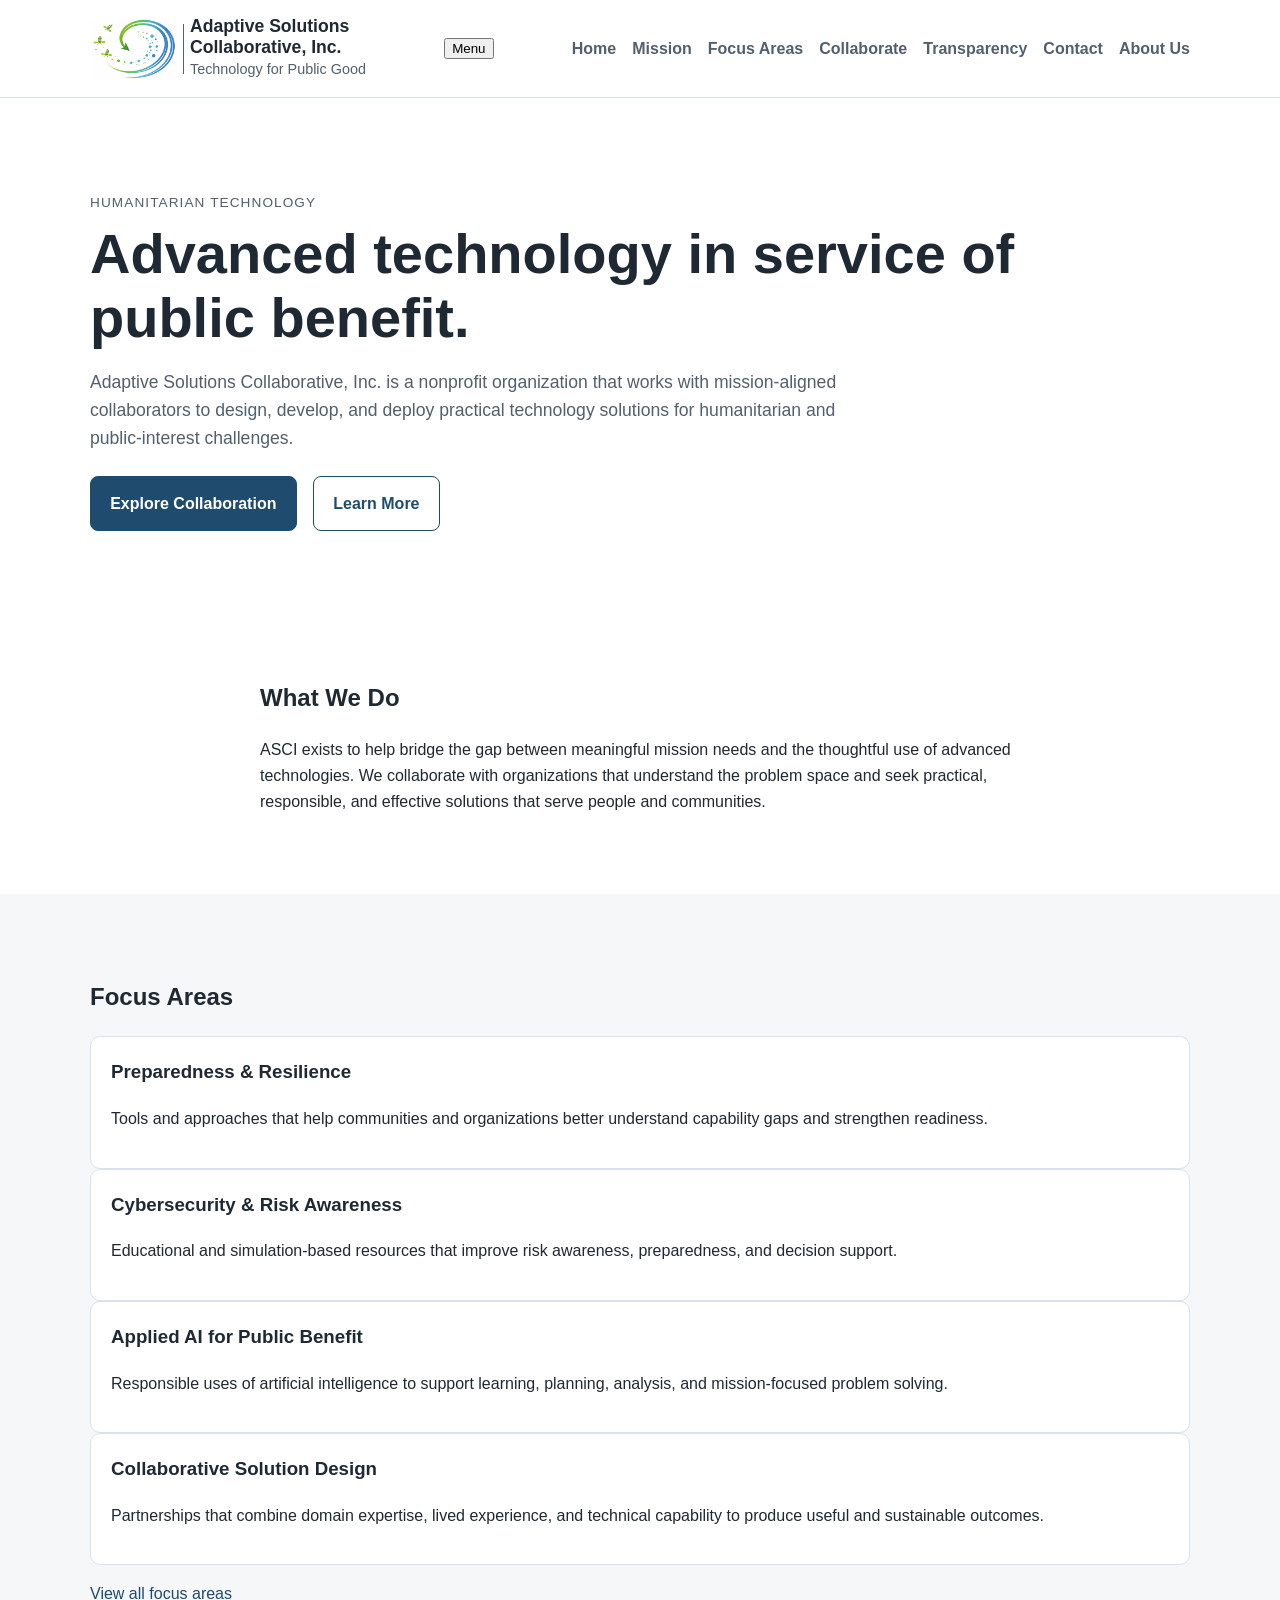
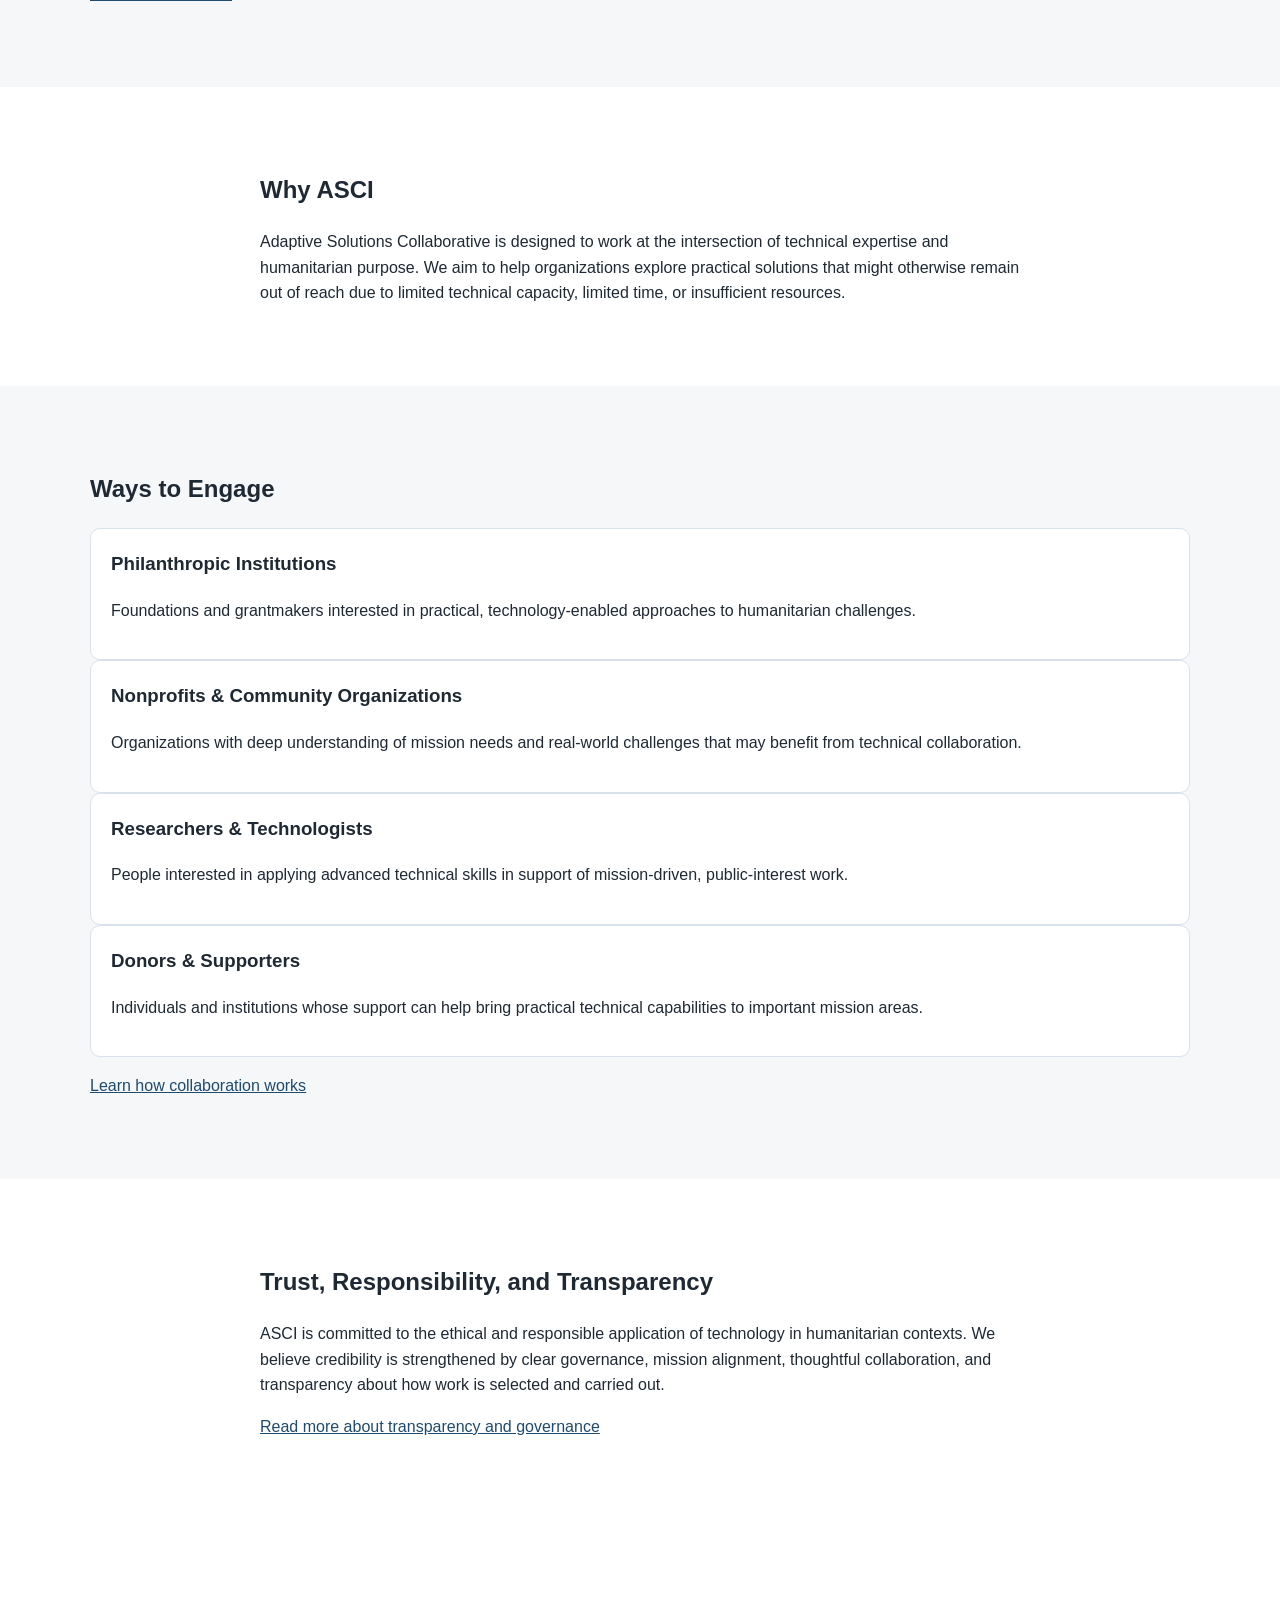
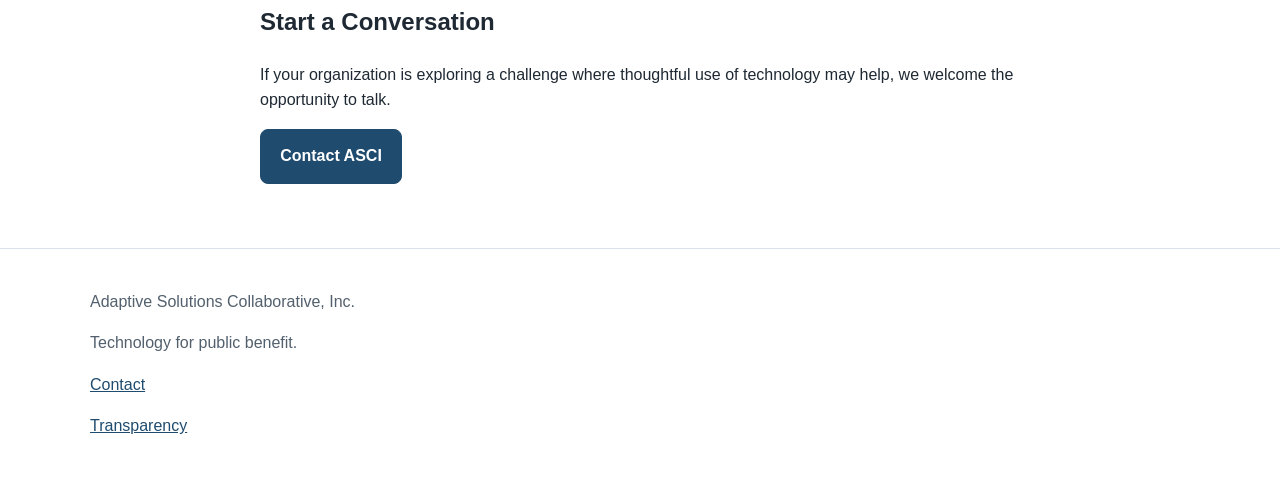
<file: index.html>
<!DOCTYPE html>
<html lang="en">
<head>
  <meta charset="UTF-8" />
  <meta name="viewport" content="width=device-width, initial-scale=1.0" />
  <meta
    name="description"
    content="Adaptive Solutions Collaborative, Inc. applies advanced technologies to humanitarian and public-interest challenges through practical, responsible collaboration."
  />
  <title>Adaptive Solutions Collaborative, Inc.</title>
  <link rel="stylesheet" href="css/style.css" />

</head>
<body>
  <header class="site-header">
    <div class="container header-inner">
      <a href="index.html" class="brand-link">
        <div class="logo-lockup">
          <img src="img/ASCI-Logo.png" alt="ASCI logo icon" class="logo-icon" />
      
          <div class="logo-divider"></div>
      
          <div class="logo-text">
            <div class="logo-name">
              Adaptive Solutions<br />
              Collaborative, Inc.
            </div>
            <div class="logo-tagline">Technology for Public Good</div>
          </div>
        </div>
      </a>
      <button class="nav-toggle" aria-expanded="false" aria-controls="site-nav">
        Menu
      </button>
      <nav id="site-nav" class="site-nav" aria-label="Main navigation">
        <ul class="nav-list">
          <li><a class="active" href="index.html">Home</a></li>
          <li><a href="mission.html">Mission</a></li>
          <li><a href="focus-areas.html">Focus Areas</a></li>
          <li><a href="collaborate.html">Collaborate</a></li>
          <li><a href="transparency.html">Transparency</a></li>
          <li><a href="contact.html">Contact</a></li>
          <li><a href="aboutus.html">About Us</a></li>
        </ul>
      </nav>
    </div>
  </header>

  <main>
    <section class="hero">
      <div class="container">
        <p class="eyebrow">Humanitarian Technology</p>
        <h1>Advanced technology in service of public benefit.</h1>
        <p class="lead">
          Adaptive Solutions Collaborative, Inc. is a nonprofit organization that
          works with mission-aligned collaborators to design, develop, and deploy
          practical technology solutions for humanitarian and public-interest challenges.
        </p>
        <div class="hero-actions">
          <a class="button primary" href="collaborate.html">Explore Collaboration</a>
          <a class="button secondary" href="mission.html">Learn More</a>
        </div>
      </div>
    </section>

    <section class="section">
      <div class="container narrow">
        <h2>What We Do</h2>
        <p>
          ASCI exists to help bridge the gap between meaningful mission needs and the
          thoughtful use of advanced technologies. We collaborate with organizations
          that understand the problem space and seek practical, responsible, and
          effective solutions that serve people and communities.
        </p>
      </div>
    </section>

    <section class="section alt">
      <div class="container">
        <h2>Focus Areas</h2>
        <div class="card-grid">
          <article class="card">
            <h3>Preparedness &amp; Resilience</h3>
            <p>
              Tools and approaches that help communities and organizations better
              understand capability gaps and strengthen readiness.
            </p>
          </article>

          <article class="card">
            <h3>Cybersecurity &amp; Risk Awareness</h3>
            <p>
              Educational and simulation-based resources that improve risk awareness,
              preparedness, and decision support.
            </p>
          </article>

          <article class="card">
            <h3>Applied AI for Public Benefit</h3>
            <p>
              Responsible uses of artificial intelligence to support learning,
              planning, analysis, and mission-focused problem solving.
            </p>
          </article>

          <article class="card">
            <h3>Collaborative Solution Design</h3>
            <p>
              Partnerships that combine domain expertise, lived experience, and
              technical capability to produce useful and sustainable outcomes.
            </p>
          </article>
        </div>

        <p class="section-link">
          <a href="focus-areas.html">View all focus areas</a>
        </p>
      </div>
    </section>

    <section class="section">
      <div class="container narrow">
        <h2>Why ASCI</h2>
        <p>
          Adaptive Solutions Collaborative is designed to work at the intersection
          of technical expertise and humanitarian purpose. We aim to help organizations
          explore practical solutions that might otherwise remain out of reach due to
          limited technical capacity, limited time, or insufficient resources.
        </p>
      </div>
    </section>

    <section class="section alt">
      <div class="container">
        <h2>Ways to Engage</h2>
        <div class="card-grid">
          <article class="card">
            <h3>Philanthropic Institutions</h3>
            <p>
              Foundations and grantmakers interested in practical, technology-enabled
              approaches to humanitarian challenges.
            </p>
          </article>

          <article class="card">
            <h3>Nonprofits &amp; Community Organizations</h3>
            <p>
              Organizations with deep understanding of mission needs and real-world
              challenges that may benefit from technical collaboration.
            </p>
          </article>

          <article class="card">
            <h3>Researchers &amp; Technologists</h3>
            <p>
              People interested in applying advanced technical skills in support of
              mission-driven, public-interest work.
            </p>
          </article>

          <article class="card">
            <h3>Donors &amp; Supporters</h3>
            <p>
              Individuals and institutions whose support can help bring practical
              technical capabilities to important mission areas.
            </p>
          </article>
        </div>

        <p class="section-link">
          <a href="collaborate.html">Learn how collaboration works</a>
        </p>
      </div>
    </section>
    <section class="section">
      <div class="container narrow">
        <h2>Trust, Responsibility, and Transparency</h2>
        <p>
          ASCI is committed to the ethical and responsible application of technology
          in humanitarian contexts. We believe credibility is strengthened by clear
          governance, mission alignment, thoughtful collaboration, and transparency
          about how work is selected and carried out.
        </p>
        <p class="section-link">
          <a href="transparency.html">Read more about transparency and governance</a>
        </p>
      </div>
    </section>

    <section class="section callout">
      <div class="container narrow">
        <h2>Start a Conversation</h2>
        <p>
          If your organization is exploring a challenge where thoughtful use of
          technology may help, we welcome the opportunity to talk.
        </p>
        <a class="button primary" href="contact.html">Contact ASCI</a>
      </div>
    </section>
  </main>

  <footer class="site-footer">
    <div class="container footer-inner">
      <div>
        <p class="footer-title">Adaptive Solutions Collaborative, Inc.</p>
        <p class="footer-tag">Technology for public benefit.</p>
      </div>
      <div>
        <p><a href="contact.html">Contact</a></p>
        <p><a href="transparency.html">Transparency</a></p>
      </div>
    </div>
  </footer>
</body>
</html>
</file>
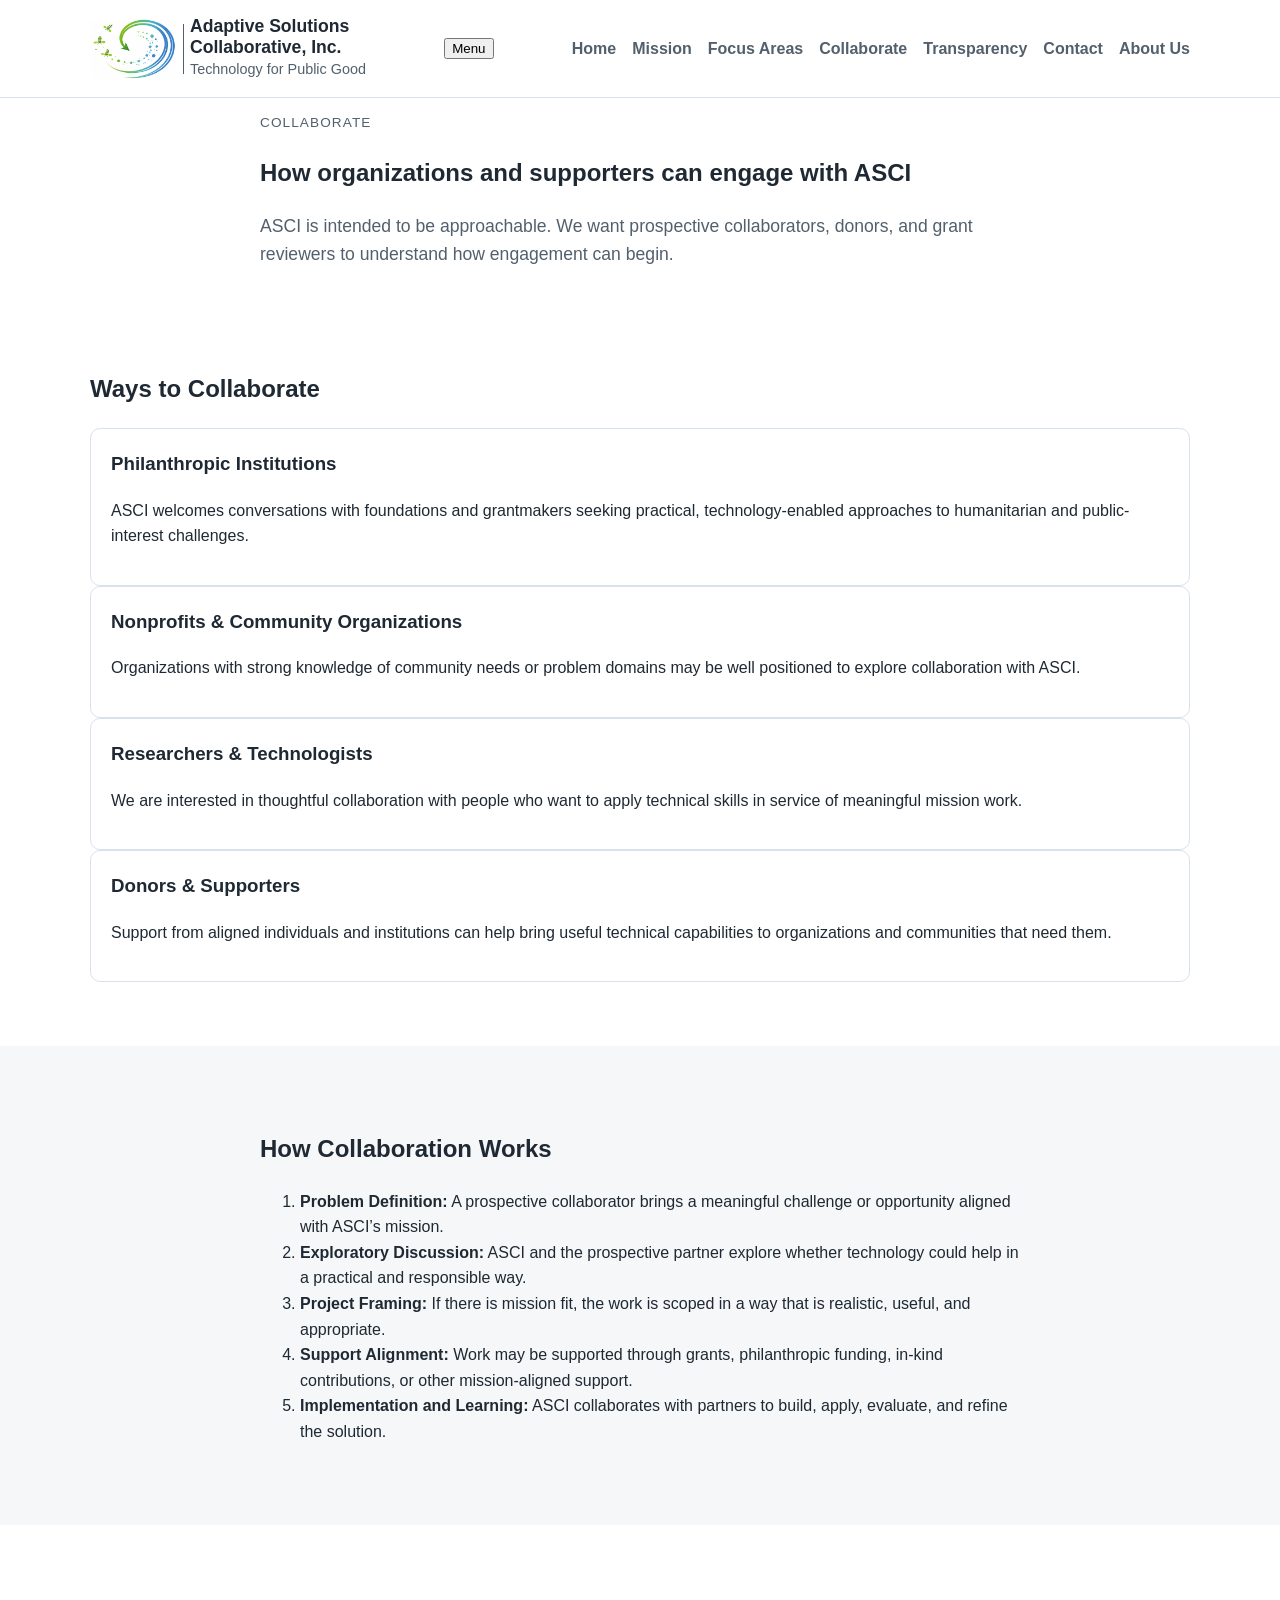
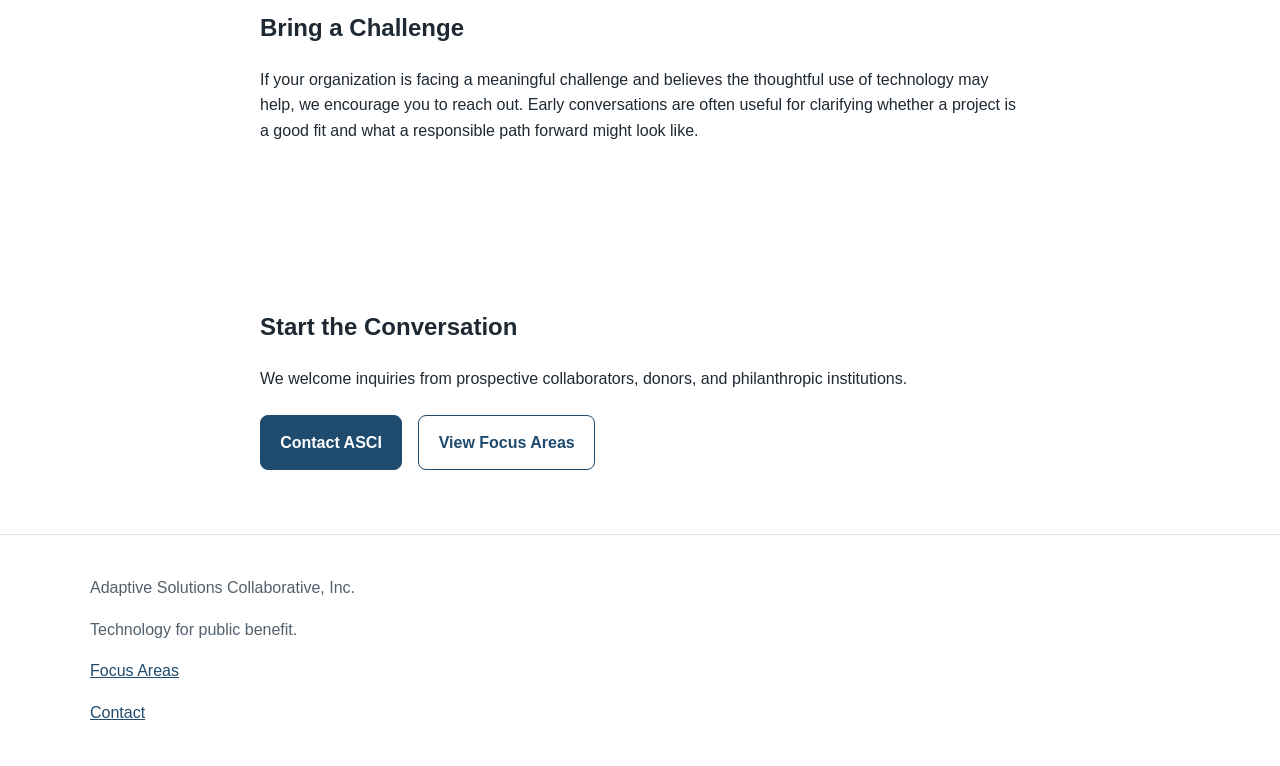
<file: collaborate.html>
<!DOCTYPE html>
<html lang="en">
<head>
  <meta charset="UTF-8" />
  <meta name="viewport" content="width=device-width, initial-scale=1.0" />
  <meta
    name="description"
    content="Learn how to collaborate with Adaptive Solutions Collaborative, Inc."
  />
  <title>Collaborate | Adaptive Solutions Collaborative, Inc.</title>
  <link rel="stylesheet" href="css/style.css" />

</head>
<body>
  <header class="site-header">
    <div class="container header-inner">
      <a href="index.html" class="brand-link">
        <div class="logo-lockup">
          <img src="img/ASCI-Logo.png" alt="ASCI logo icon" class="logo-icon" />
      
          <div class="logo-divider"></div>
      
          <div class="logo-text">
            <div class="logo-name">
              Adaptive Solutions<br />
              Collaborative, Inc.
            </div>
            <div class="logo-tagline">Technology for Public Good</div>
          </div>
        </div>
      </a>
      <button class="nav-toggle" aria-expanded="false" aria-controls="site-nav">
        Menu
      </button>
      <nav id="site-nav" class="site-nav" aria-label="Main navigation">
        <ul class="nav-list">
          <li><a href="index.html">Home</a></li>
          <li><a href="mission.html">Mission</a></li>
          <li><a href="focus-areas.html">Focus Areas</a></li>
          <li><a class="active" href="collaborate.html">Collaborate</a></li>
          <li><a href="transparency.html">Transparency</a></li>
          <li><a href="contact.html">Contact</a></li>
          <li><a href="aboutus.html">About Us</a></li>
        </ul>
      </nav>
    </div>
  </header>

  <main class="page-main">
    <section class="page-hero">
      <div class="container narrow">
        <p class="eyebrow">Collaborate</p>
        <h1>How organizations and supporters can engage with ASCI</h1>
        <p class="lead">
          ASCI is intended to be approachable. We want prospective collaborators,
          donors, and grant reviewers to understand how engagement can begin.
        </p>
      </div>
    </section>

    <section class="section">
      <div class="container">
        <h2>Ways to Collaborate</h2>
        <div class="card-grid">
          <article class="card">
            <h3>Philanthropic Institutions</h3>
            <p>
              ASCI welcomes conversations with foundations and grantmakers seeking
              practical, technology-enabled approaches to humanitarian and
              public-interest challenges.
            </p>
          </article>

          <article class="card">
            <h3>Nonprofits &amp; Community Organizations</h3>
            <p>
              Organizations with strong knowledge of community needs or problem domains
              may be well positioned to explore collaboration with ASCI.
            </p>
          </article>

          <article class="card">
            <h3>Researchers &amp; Technologists</h3>
            <p>
              We are interested in thoughtful collaboration with people who want to
              apply technical skills in service of meaningful mission work.
            </p>
          </article>

          <article class="card">
            <h3>Donors &amp; Supporters</h3>
            <p>
              Support from aligned individuals and institutions can help bring useful
              technical capabilities to organizations and communities that need them.
            </p>
          </article>
        </div>
      </div>
    </section>

    <section class="section alt">
      <div class="container narrow">
        <h2>How Collaboration Works</h2>
        <ol class="process-list">
          <li>
            <strong>Problem Definition:</strong> A prospective collaborator brings a
            meaningful challenge or opportunity aligned with ASCI’s mission.
          </li>
          <li>
            <strong>Exploratory Discussion:</strong> ASCI and the prospective partner
            explore whether technology could help in a practical and responsible way.
          </li>
          <li>
            <strong>Project Framing:</strong> If there is mission fit, the work is
            scoped in a way that is realistic, useful, and appropriate.
          </li>
          <li>
            <strong>Support Alignment:</strong> Work may be supported through grants,
            philanthropic funding, in-kind contributions, or other mission-aligned support.
          </li>
          <li>
            <strong>Implementation and Learning:</strong> ASCI collaborates with partners
            to build, apply, evaluate, and refine the solution.
          </li>
        </ol>
      </div>
    </section>

    <section class="section">
      <div class="container narrow">
        <h2>Bring a Challenge</h2>
        <p>
          If your organization is facing a meaningful challenge and believes the
          thoughtful use of technology may help, we encourage you to reach out.
          Early conversations are often useful for clarifying whether a project is
          a good fit and what a responsible path forward might look like.
        </p>
      </div>
    </section>

    <section class="section callout">
      <div class="container narrow">
        <h2>Start the Conversation</h2>
        <p>
          We welcome inquiries from prospective collaborators, donors, and
          philanthropic institutions.
        </p>
        <div class="hero-actions">
          <a class="button primary" href="contact.html">Contact ASCI</a>
          <a class="button secondary" href="focus-areas.html">View Focus Areas</a>
        </div>
      </div>
    </section>
  </main>

  <footer class="site-footer">
    <div class="container footer-inner">
      <div>
        <p class="footer-title">Adaptive Solutions Collaborative, Inc.</p>
        <p class="footer-tag">Technology for public benefit.</p>
      </div>
      <div>
        <p><a href="focus-areas.html">Focus Areas</a></p>
        <p><a href="contact.html">Contact</a></p>
      </div>
    </div>
  </footer>
</body>
</html>
</file>
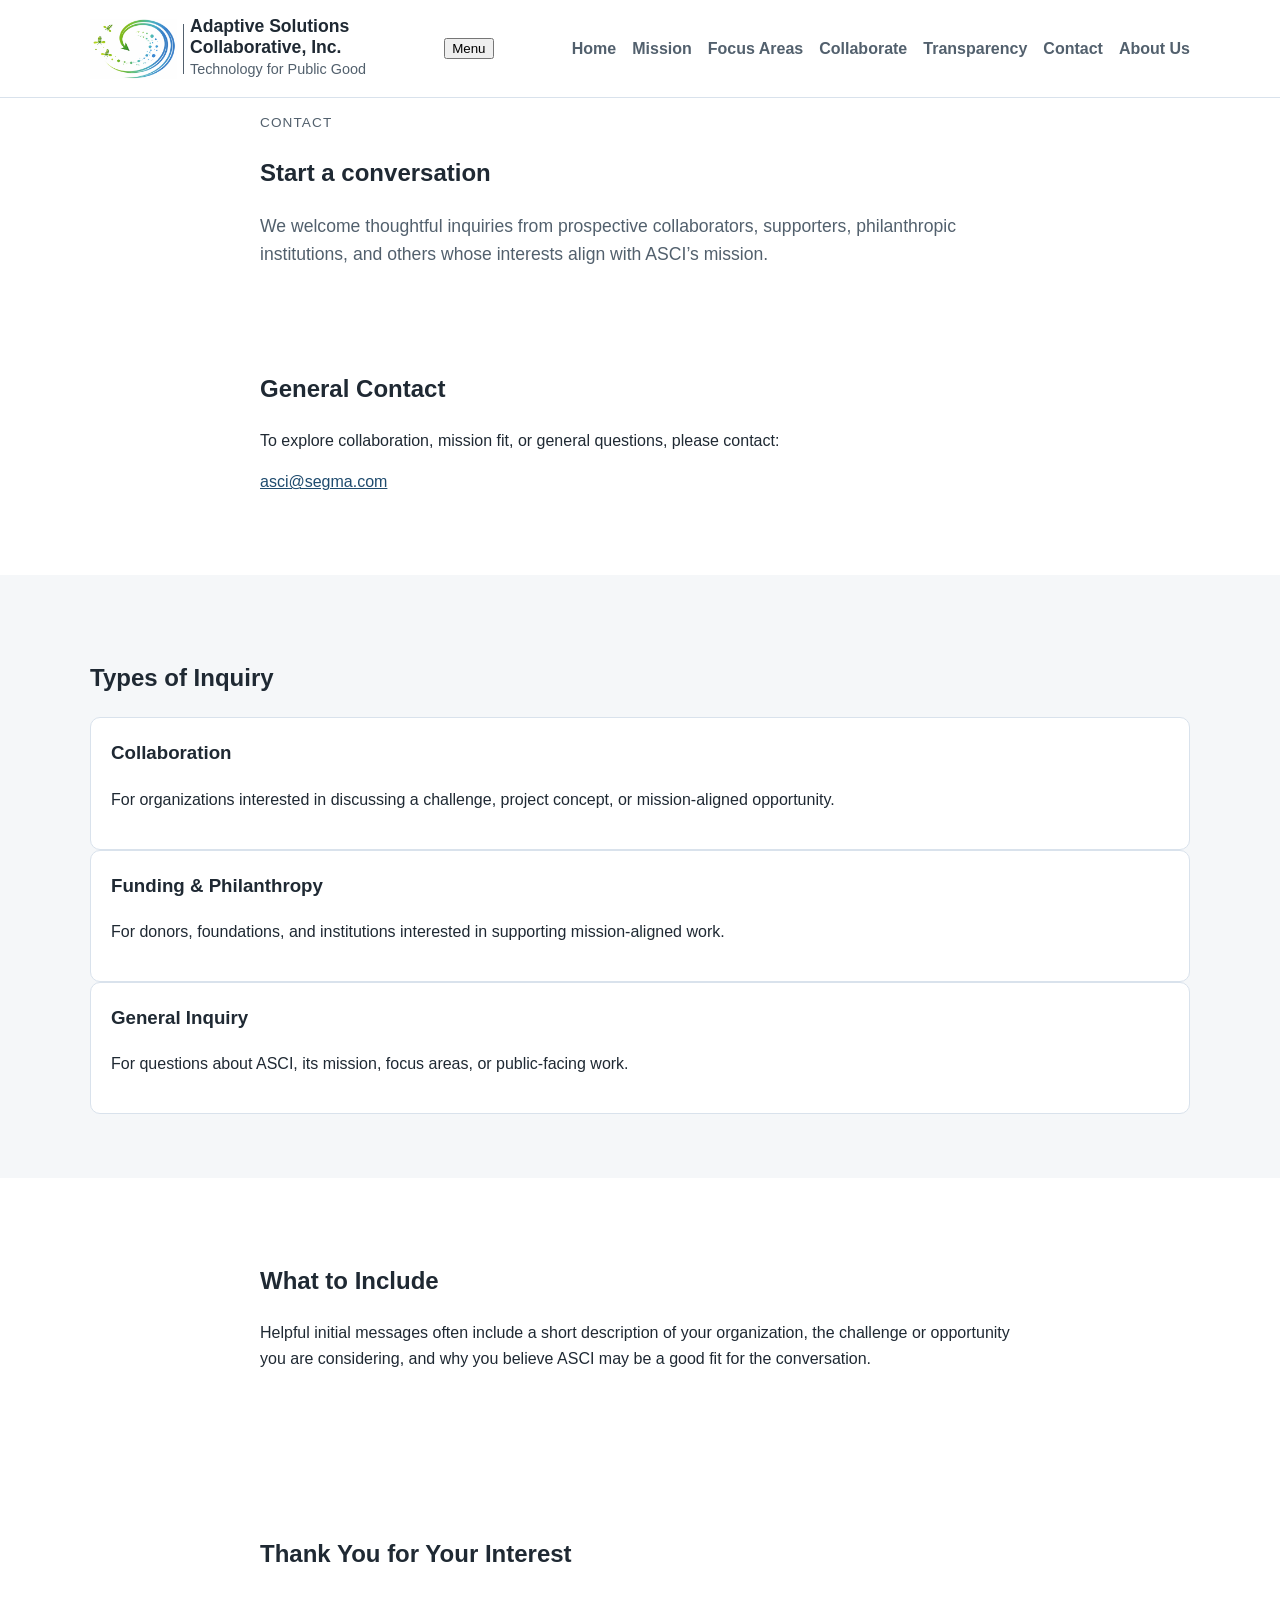
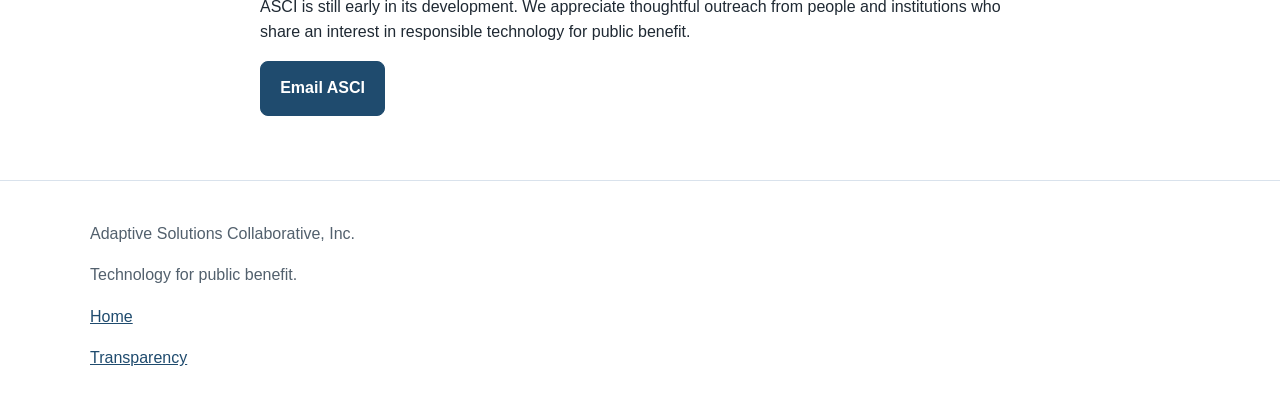
<file: contact.html>
<!DOCTYPE html>
<html lang="en">
<head>
  <meta charset="UTF-8" />
  <meta name="viewport" content="width=device-width, initial-scale=1.0" />
  <meta
    name="description"
    content="Contact Adaptive Solutions Collaborative, Inc. for collaboration, funding, or general inquiries."
  />
  <title>Contact | Adaptive Solutions Collaborative, Inc.</title>
  <link rel="stylesheet" href="css/style.css" />

</head>
<body>
  <header class="site-header">
    <div class="container header-inner">
      <a href="index.html" class="brand-link">
        <div class="logo-lockup">
          <img src="img/ASCI-Logo.png" alt="ASCI logo icon" class="logo-icon" />
      
          <div class="logo-divider"></div>
      
          <div class="logo-text">
            <div class="logo-name">
              Adaptive Solutions<br />
              Collaborative, Inc.
            </div>
            <div class="logo-tagline">Technology for Public Good</div>
          </div>
        </div>
      </a>
      <button class="nav-toggle" aria-expanded="false" aria-controls="site-nav">
        Menu
      </button>
      <nav id="site-nav" class="site-nav" aria-label="Main navigation">
        <ul class="nav-list">
          <li><a href="index.html">Home</a></li>
          <li><a href="mission.html">Mission</a></li>
          <li><a href="focus-areas.html">Focus Areas</a></li>
          <li><a href="collaborate.html">Collaborate</a></li>
          <li><a href="transparency.html">Transparency</a></li>
          <li><a class="active" href="contact.html">Contact</a></li>
          <li><a href="aboutus.html">About Us</a></li>
        </ul>
      </nav>
    </div>
  </header>

  <main class="page-main">
    <section class="page-hero">
      <div class="container narrow">
        <p class="eyebrow">Contact</p>
        <h1>Start a conversation</h1>
        <p class="lead">
          We welcome thoughtful inquiries from prospective collaborators, supporters,
          philanthropic institutions, and others whose interests align with ASCI’s mission.
        </p>
      </div>
    </section>

    <section class="section">
      <div class="container narrow">
        <h2>General Contact</h2>
        <p>
          To explore collaboration, mission fit, or general questions, please contact:
        </p>
        <p class="contact-line">
          <a href="mailto:asci@segma.com">asci@segma.com</a>
        </p>
      </div>
    </section>

    <section class="section alt">
      <div class="container">
        <h2>Types of Inquiry</h2>
        <div class="card-grid">
          <article class="card">
            <h3>Collaboration</h3>
            <p>
              For organizations interested in discussing a challenge, project concept,
              or mission-aligned opportunity.
            </p>
          </article>

          <article class="card">
            <h3>Funding &amp; Philanthropy</h3>
            <p>
              For donors, foundations, and institutions interested in supporting
              mission-aligned work.
            </p>
          </article>

          <article class="card">
            <h3>General Inquiry</h3>
            <p>
              For questions about ASCI, its mission, focus areas, or public-facing work.
            </p>
          </article>
        </div>
      </div>
    </section>

    <section class="section">
      <div class="container narrow">
        <h2>What to Include</h2>
        <p>
          Helpful initial messages often include a short description of your
          organization, the challenge or opportunity you are considering, and why
          you believe ASCI may be a good fit for the conversation.
        </p>
      </div>
    </section>

    <section class="section callout">
      <div class="container narrow">
        <h2>Thank You for Your Interest</h2>
        <p>
          ASCI is still early in its development. We appreciate thoughtful outreach
          from people and institutions who share an interest in responsible technology
          for public benefit.
        </p>
        <a class="button primary" href="mailto:asci@segma.com">Email ASCI</a>
      </div>
    </section>
  </main>

  <footer class="site-footer">
    <div class="container footer-inner">
      <div>
        <p class="footer-title">Adaptive Solutions Collaborative, Inc.</p>
        <p class="footer-tag">Technology for public benefit.</p>
      </div>
      <div>
        <p><a href="index.html">Home</a></p>
        <p><a href="transparency.html">Transparency</a></p>
      </div>
    </div>
  </footer>
</body>
</html>
</file>
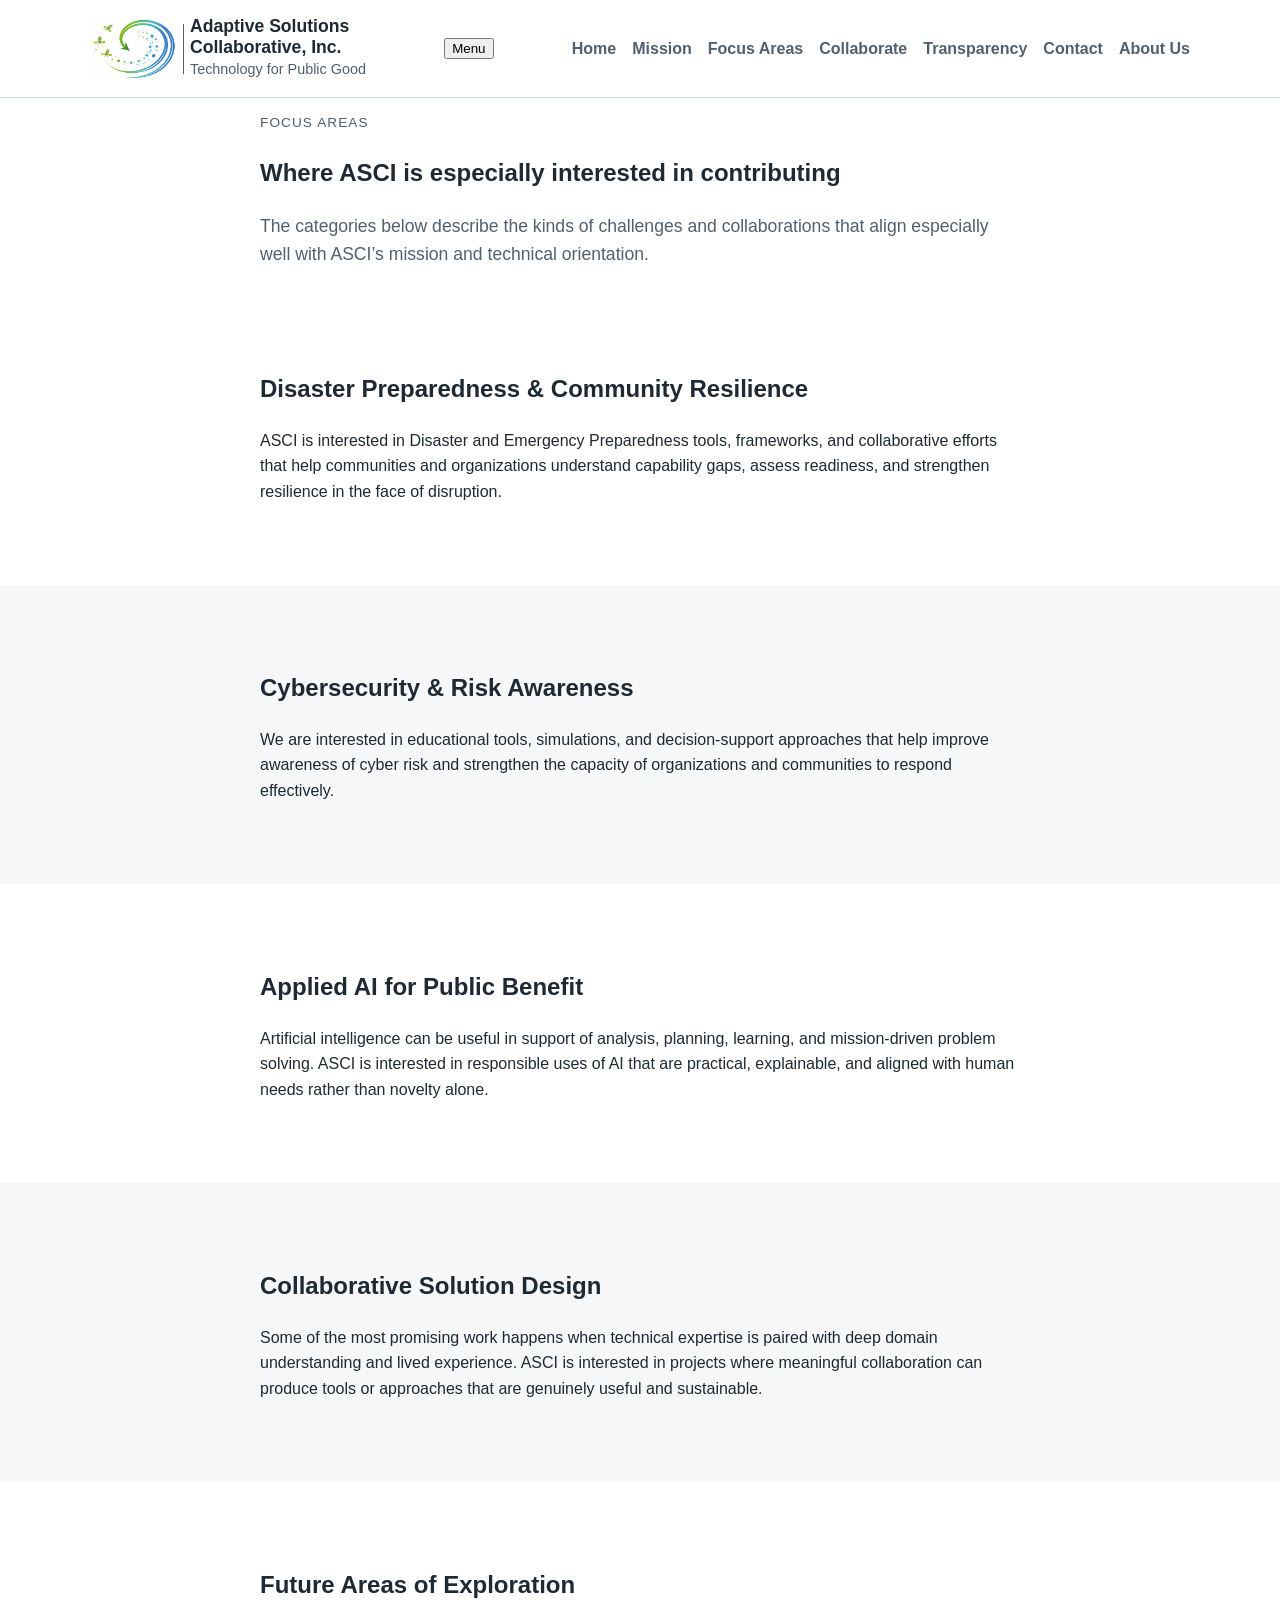
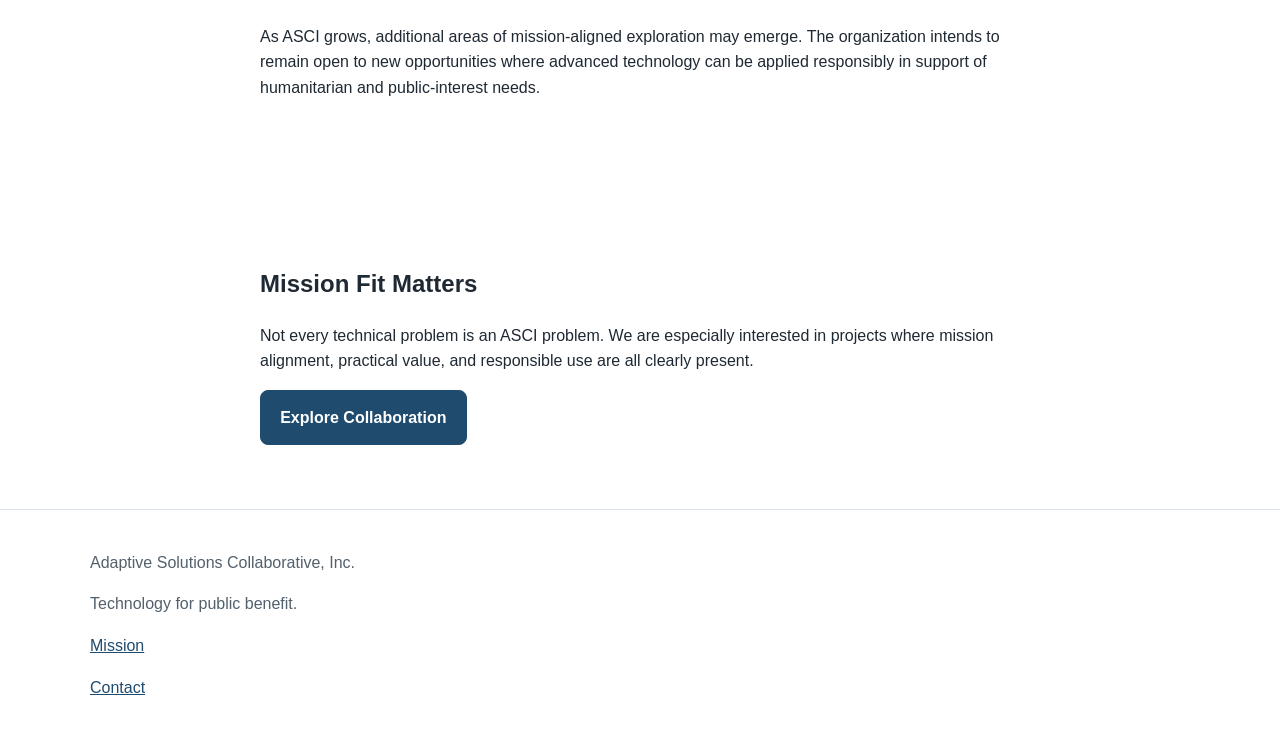
<file: focus-areas.html>
<!DOCTYPE html>
<html lang="en">
<head>
  <meta charset="UTF-8" />
  <meta name="viewport" content="width=device-width, initial-scale=1.0" />
  <meta
    name="description"
    content="Explore the focus areas of Adaptive Solutions Collaborative, Inc."
  />
  <title>Focus Areas | Adaptive Solutions Collaborative, Inc.</title>
  <link rel="stylesheet" href="css/style.css" />

</head>
<body>
  <header class="site-header">
    <div class="container header-inner">
      <a href="index.html" class="brand-link">
        <div class="logo-lockup">
          <img src="img/ASCI-Logo.png" alt="ASCI logo icon" class="logo-icon" />
      
          <div class="logo-divider"></div>
      
          <div class="logo-text">
            <div class="logo-name">
              Adaptive Solutions<br />
              Collaborative, Inc.
            </div>
            <div class="logo-tagline">Technology for Public Good</div>
          </div>
        </div>
      </a>
      <button class="nav-toggle" aria-expanded="false" aria-controls="site-nav">
        Menu
      </button>
      <nav id="site-nav" class="site-nav" aria-label="Main navigation">
        <ul class="nav-list">
          <li><a href="index.html">Home</a></li>
          <li><a href="mission.html">Mission</a></li>
          <li><a class="active" href="focus-areas.html">Focus Areas</a></li>
          <li><a href="collaborate.html">Collaborate</a></li>
          <li><a href="transparency.html">Transparency</a></li>
          <li><a href="contact.html">Contact</a></li>
          <li><a href="aboutus.html">About Us</a></li>
        </ul>
      </nav>
    </div>
  </header>

  <main class="page-main">
    <section class="page-hero">
      <div class="container narrow">
        <p class="eyebrow">Focus Areas</p>
        <h1>Where ASCI is especially interested in contributing</h1>
        <p class="lead">
          The categories below describe the kinds of challenges and collaborations
          that align especially well with ASCI’s mission and technical orientation.
        </p>
      </div>
    </section>

    <section class="section">
      <div class="container narrow">
        <h2>Disaster Preparedness &amp; Community Resilience</h2>
        <p>
          ASCI is interested in Disaster and Emergency Preparedness tools, frameworks, and collaborative efforts 
          that help communities and organizations understand capability gaps, assess readiness,
          and strengthen resilience in the face of disruption.
        </p>
      </div>
    </section>

    <section class="section alt">
      <div class="container narrow">
        <h2>Cybersecurity &amp; Risk Awareness</h2>
        <p>
          We are interested in educational tools, simulations, and decision-support
          approaches that help improve awareness of cyber risk and strengthen the
          capacity of organizations and communities to respond effectively.
        </p>
      </div>
    </section>

    <section class="section">
      <div class="container narrow">
        <h2>Applied AI for Public Benefit</h2>
        <p>
          Artificial intelligence can be useful in support of analysis, planning,
          learning, and mission-driven problem solving. ASCI is interested in
          responsible uses of AI that are practical, explainable, and aligned with
          human needs rather than novelty alone.
        </p>
      </div>
    </section>

    <section class="section alt">
      <div class="container narrow">
        <h2>Collaborative Solution Design</h2>
        <p>
          Some of the most promising work happens when technical expertise is paired
          with deep domain understanding and lived experience. ASCI is interested in
          projects where meaningful collaboration can produce tools or approaches that
          are genuinely useful and sustainable.
        </p>
      </div>
    </section>

    <section class="section">
      <div class="container narrow">
        <h2>Future Areas of Exploration</h2>
        <p>
          As ASCI grows, additional areas of mission-aligned exploration may emerge.
          The organization intends to remain open to new opportunities where advanced
          technology can be applied responsibly in support of humanitarian and
          public-interest needs.
        </p>
      </div>
    </section>

    <section class="section callout">
      <div class="container narrow">
        <h2>Mission Fit Matters</h2>
        <p>
          Not every technical problem is an ASCI problem. We are especially interested
          in projects where mission alignment, practical value, and responsible use
          are all clearly present.
        </p>
        <a class="button primary" href="collaborate.html">Explore Collaboration</a>
      </div>
    </section>
  </main>

  <footer class="site-footer">
    <div class="container footer-inner">
      <div>
        <p class="footer-title">Adaptive Solutions Collaborative, Inc.</p>
        <p class="footer-tag">Technology for public benefit.</p>
      </div>
      <div>
        <p><a href="mission.html">Mission</a></p>
        <p><a href="contact.html">Contact</a></p>
      </div>
    </div>
  </footer>
</body>
</html>
</file>
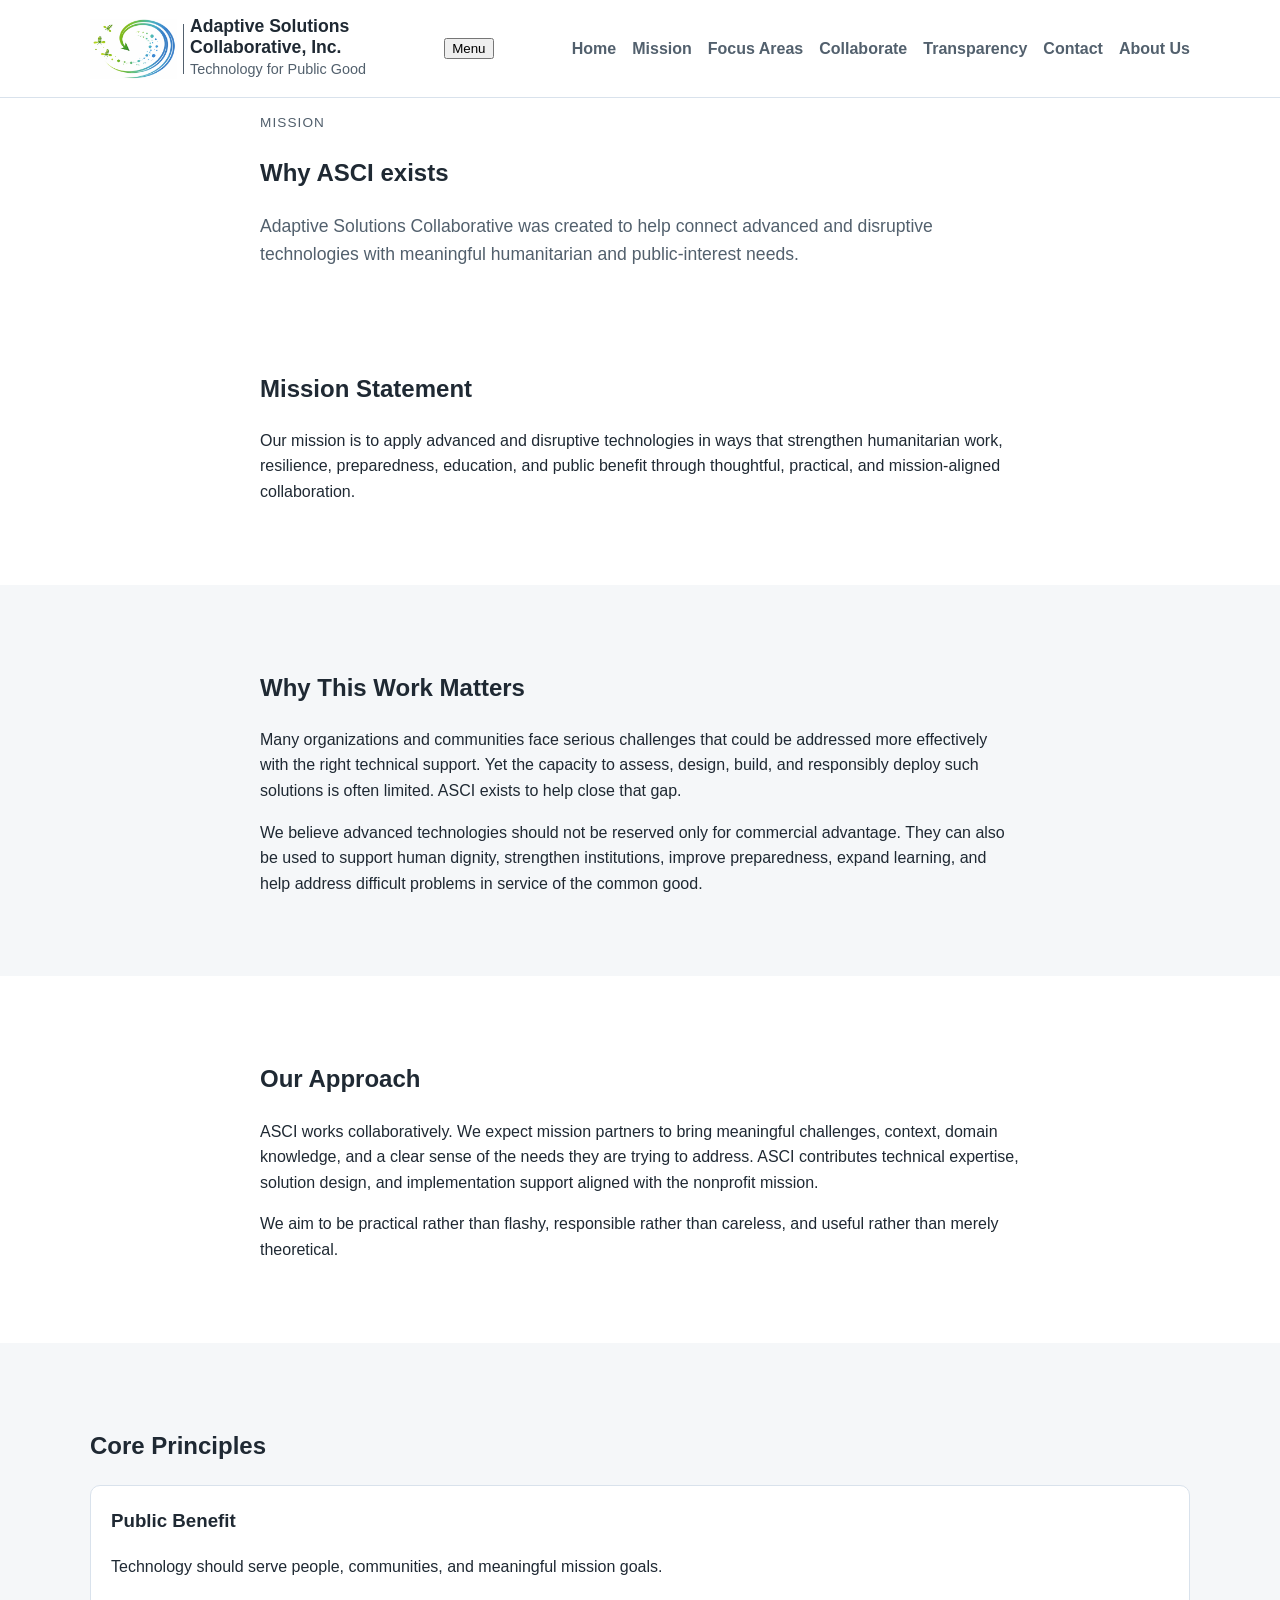
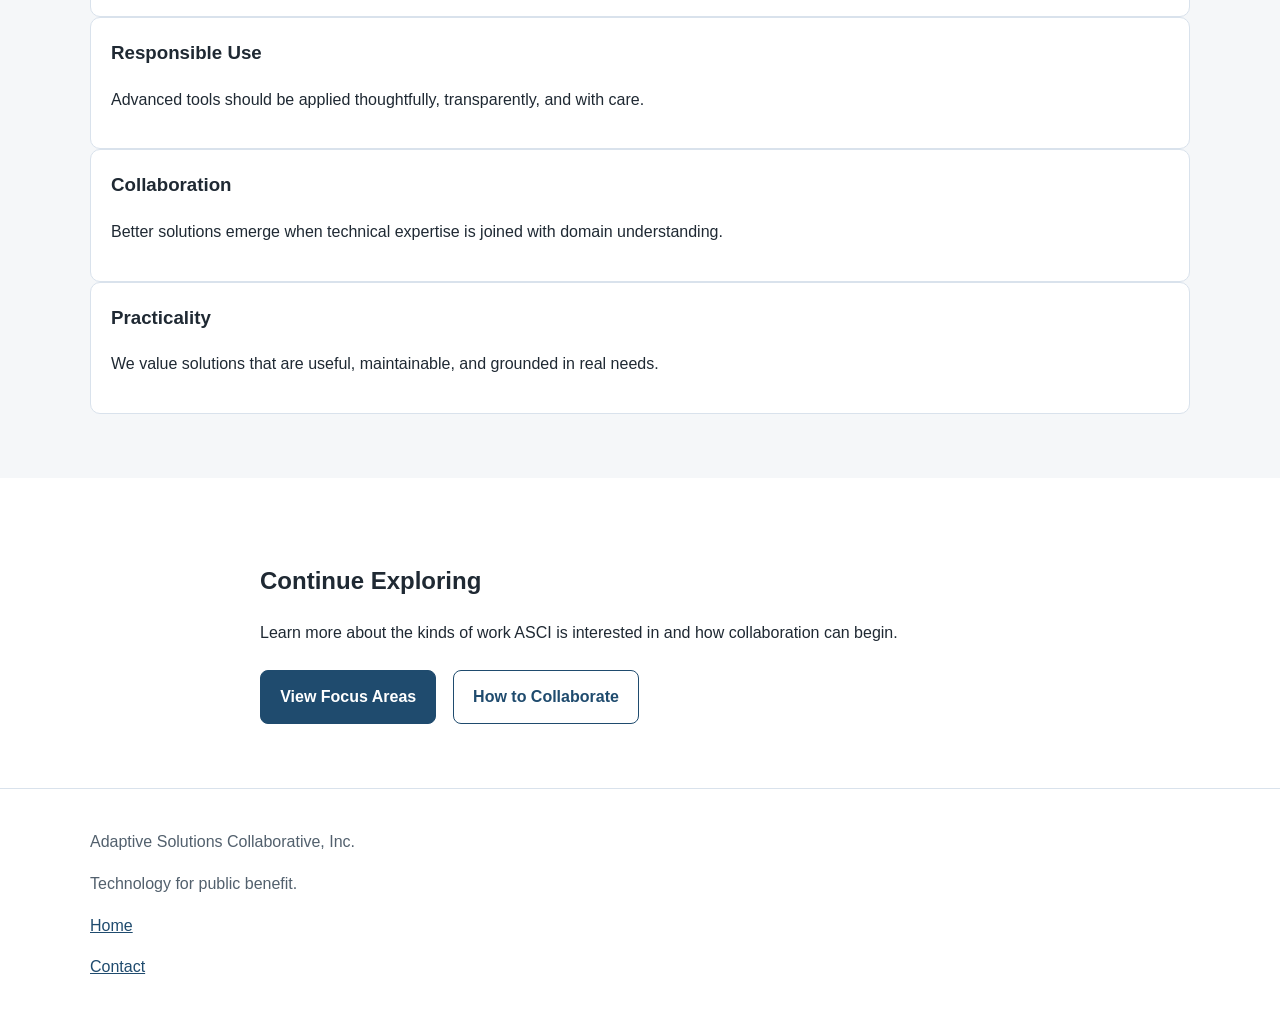
<file: mission.html>
<!DOCTYPE html>
<html lang="en">
<head>
  <meta charset="UTF-8" />
  <meta name="viewport" content="width=device-width, initial-scale=1.0" />
  <meta
    name="description"
    content="Learn about the mission, principles, and approach of Adaptive Solutions Collaborative, Inc."
  />
  <title>Mission | Adaptive Solutions Collaborative, Inc.</title>
  <link rel="stylesheet" href="css/style.css" />

</head>
<body>
  <header class="site-header">
    <div class="container header-inner">
      <a href="index.html" class="brand-link">
        <div class="logo-lockup">
          <img src="img/ASCI-Logo.png" alt="ASCI logo icon" class="logo-icon" />
      
          <div class="logo-divider"></div>
      
          <div class="logo-text">
            <div class="logo-name">
              Adaptive Solutions<br />
              Collaborative, Inc.
            </div>
            <div class="logo-tagline">Technology for Public Good</div>
          </div>
        </div>
      </a>
      <button class="nav-toggle" aria-expanded="false" aria-controls="site-nav">
        Menu
      </button>
      <nav id="site-nav" class="site-nav" aria-label="Main navigation">
        <ul class="nav-list">
          <li><a href="index.html">Home</a></li>
          <li><a class="active" href="mission.html">Mission</a></li>
          <li><a href="focus-areas.html">Focus Areas</a></li>
          <li><a href="collaborate.html">Collaborate</a></li>
          <li><a href="transparency.html">Transparency</a></li>
          <li><a href="contact.html">Contact</a></li>
          <li><a href="aboutus.html">About Us</a></li>
        </ul>
      </nav>
    </div>
  </header>

  <main class="page-main">
    <section class="page-hero">
      <div class="container narrow">
        <p class="eyebrow">Mission</p>
        <h1>Why ASCI exists</h1>
        <p class="lead">
          Adaptive Solutions Collaborative was created to help connect advanced and
          disruptive technologies with meaningful humanitarian and public-interest needs.
        </p>
      </div>
    </section>

    <section class="section">
      <div class="container narrow">
        <h2>Mission Statement</h2>
        <p>
          Our mission is to apply advanced and disruptive technologies in ways that
          strengthen humanitarian work, resilience, preparedness, education, and
          public benefit through thoughtful, practical, and mission-aligned collaboration.
        </p>
      </div>
    </section>

    <section class="section alt">
      <div class="container narrow">
        <h2>Why This Work Matters</h2>
        <p>
          Many organizations and communities face serious challenges that could be
          addressed more effectively with the right technical support. Yet the capacity
          to assess, design, build, and responsibly deploy such solutions is often limited.
          ASCI exists to help close that gap.
        </p>
        <p>
          We believe advanced technologies should not be reserved only for commercial
          advantage. They can also be used to support human dignity, strengthen
          institutions, improve preparedness, expand learning, and help address
          difficult problems in service of the common good.
        </p>
      </div>
    </section>

    <section class="section">
      <div class="container narrow">
        <h2>Our Approach</h2>
        <p>
          ASCI works collaboratively. We expect mission partners to bring meaningful
          challenges, context, domain knowledge, and a clear sense of the needs they
          are trying to address. ASCI contributes technical expertise, solution design,
          and implementation support aligned with the nonprofit mission.
        </p>
        <p>
          We aim to be practical rather than flashy, responsible rather than careless,
          and useful rather than merely theoretical.
        </p>
      </div>
    </section>

    <section class="section alt">
      <div class="container">
        <h2>Core Principles</h2>
        <div class="card-grid">
          <article class="card">
            <h3>Public Benefit</h3>
            <p>
              Technology should serve people, communities, and meaningful mission goals.
            </p>
          </article>

          <article class="card">
            <h3>Responsible Use</h3>
            <p>
              Advanced tools should be applied thoughtfully, transparently, and with care.
            </p>
          </article>

          <article class="card">
            <h3>Collaboration</h3>
            <p>
              Better solutions emerge when technical expertise is joined with domain understanding.
            </p>
          </article>

          <article class="card">
            <h3>Practicality</h3>
            <p>
              We value solutions that are useful, maintainable, and grounded in real needs.
            </p>
          </article>
        </div>
      </div>
    </section>

    <section class="section callout">
      <div class="container narrow">
        <h2>Continue Exploring</h2>
        <p>
          Learn more about the kinds of work ASCI is interested in and how collaboration can begin.
        </p>
        <div class="hero-actions">
          <a class="button primary" href="focus-areas.html">View Focus Areas</a>
          <a class="button secondary" href="collaborate.html">How to Collaborate</a>
        </div>
      </div>
    </section>
  </main>

  <footer class="site-footer">
    <div class="container footer-inner">
      <div>
        <p class="footer-title">Adaptive Solutions Collaborative, Inc.</p>
        <p class="footer-tag">Technology for public benefit.</p>
      </div>
      <div>
        <p><a href="index.html">Home</a></p>
        <p><a href="contact.html">Contact</a></p>
      </div>
    </div>
  </footer>
</body>
</html>
</file>
<file: css/style.css>
:root {
  --bg: #ffffff;
  --bg-alt: #f5f7f9;
  --text: #1f2933;
  --muted: #52606d;
  --border: #d9e2ec;
  --accent: #1f4b6e;
  --accent-dark: #16364f;
  --max-width: 1100px;
  --narrow-width: 760px;
}

* {
  box-sizing: border-box;
}

html {
  scroll-behavior: smooth;
}

body {
  margin: 0;
  font-family: Arial, Helvetica, sans-serif;
  line-height: 1.6;
  color: var(--text);
  background: var(--bg);
}

a {
  color: var(--accent);
}

a:hover,
a:focus {
  color: var(--accent-dark);
}

.container {
  width: min(100% - 2rem, var(--max-width));
  margin: 0 auto;
}

.container.narrow {
  width: min(100% - 2rem, var(--narrow-width));
}

.site-header {
  border-bottom: 1px solid var(--border);
  background: #fff;
}

.site-header .container {
  display: flex;
  justify-content: space-between;
  align-items: center;
  gap: 1rem;
  padding: 1rem 0;
  flex-wrap: wrap;
}

/* New Brand Header Styles */
.brand-link {
  text-decoration: none;
  color: inherit;
}

.logo-lockup {
  display: flex;
  align-items: center;
  gap: 6px;
}

.logo-icon {
  height: 60px;
}

.logo-divider {
  border-left: 1px solid var(--muted);
  height: 50px;
}

.logo-name {
  font-size: 1.1rem;
  font-weight: 700;
  line-height: 1.2;
}

.logo-tagline {
  font-size: 0.9rem;
  color: var(--muted);
}

.nav-list {
  list-style: none;
  display: flex;
  gap: 1rem;
  margin: 0;
  padding: 0;
  flex-wrap: wrap;
}

.nav-list a {
  text-decoration: none;
  color: var(--muted);
  font-weight: 600;
}

.hero {
  padding: 5rem 0 4rem;
}

.eyebrow {
  text-transform: uppercase;
  letter-spacing: 0.08em;
  font-size: 0.85rem;
  color: var(--muted);
  margin-bottom: 0.5rem;
}

.hero h1 {
  font-size: clamp(2rem, 5vw, 3.5rem);
  line-height: 1.15;
  margin: 0 0 1rem;
}

.lead {
  max-width: 48rem;
  color: var(--muted);
  font-size: 1.1rem;
}

.hero-actions {
  margin-top: 1.5rem;
}

.button {
  display: inline-block;
  padding: 0.85rem 1.2rem;
  margin-right: 0.75rem;
  border-radius: 8px;
  text-decoration: none;
  font-weight: 700;
  border: 1px solid var(--accent);
}

.button.primary {
  background: var(--accent);
  color: #fff;
}

.button.secondary {
  background: transparent;
  color: var(--accent);
}

.section {
  padding: 4rem 0;
}

.alt {
  background: var(--bg-alt);
}

.grid {
  display: grid;
  grid-template-columns: repeat(auto-fit, minmax(240px, 1fr));
  gap: 1.25rem;
}

.card {
  background: #fff;
  border: 1px solid var(--border);
  padding: 1.25rem;
  border-radius: 10px;
}

.card h3 {
  margin-top: 0;
}

.contact a {
  font-size: 1.1rem;
  font-weight: 700;
  text-decoration: none;
}

.small-note,
.site-footer {
  color: var(--muted);
}

.site-footer {
  border-top: 1px solid var(--border);
  padding: 1.5rem 0;
}

@media (max-width: 700px) {
  .hero {
    padding: 3.5rem 0 3rem;
  }

  .section {
    padding: 3rem 0;
  }

  .site-header .container {
    justify-content: center;
  }

  .logo-lockup {
    flex-direction: column;
    align-items: center;
    gap: 12px;
    text-align: center;
  }

  .logo-divider {
    display: none;
  }

  .logo-icon {
    height: auto;
    width: 150px;
  }

  .logo-name {
    font-size: 1.2rem;
  }

  .logo-tagline {
    font-size: 1rem;
  }

  .nav-toggle {
    display: none; /* Assuming the new header replaces nav on mobile */
  }

  .site-nav {
    display: none; /* Assuming the new header replaces nav on mobile */
  }
}
</file>
